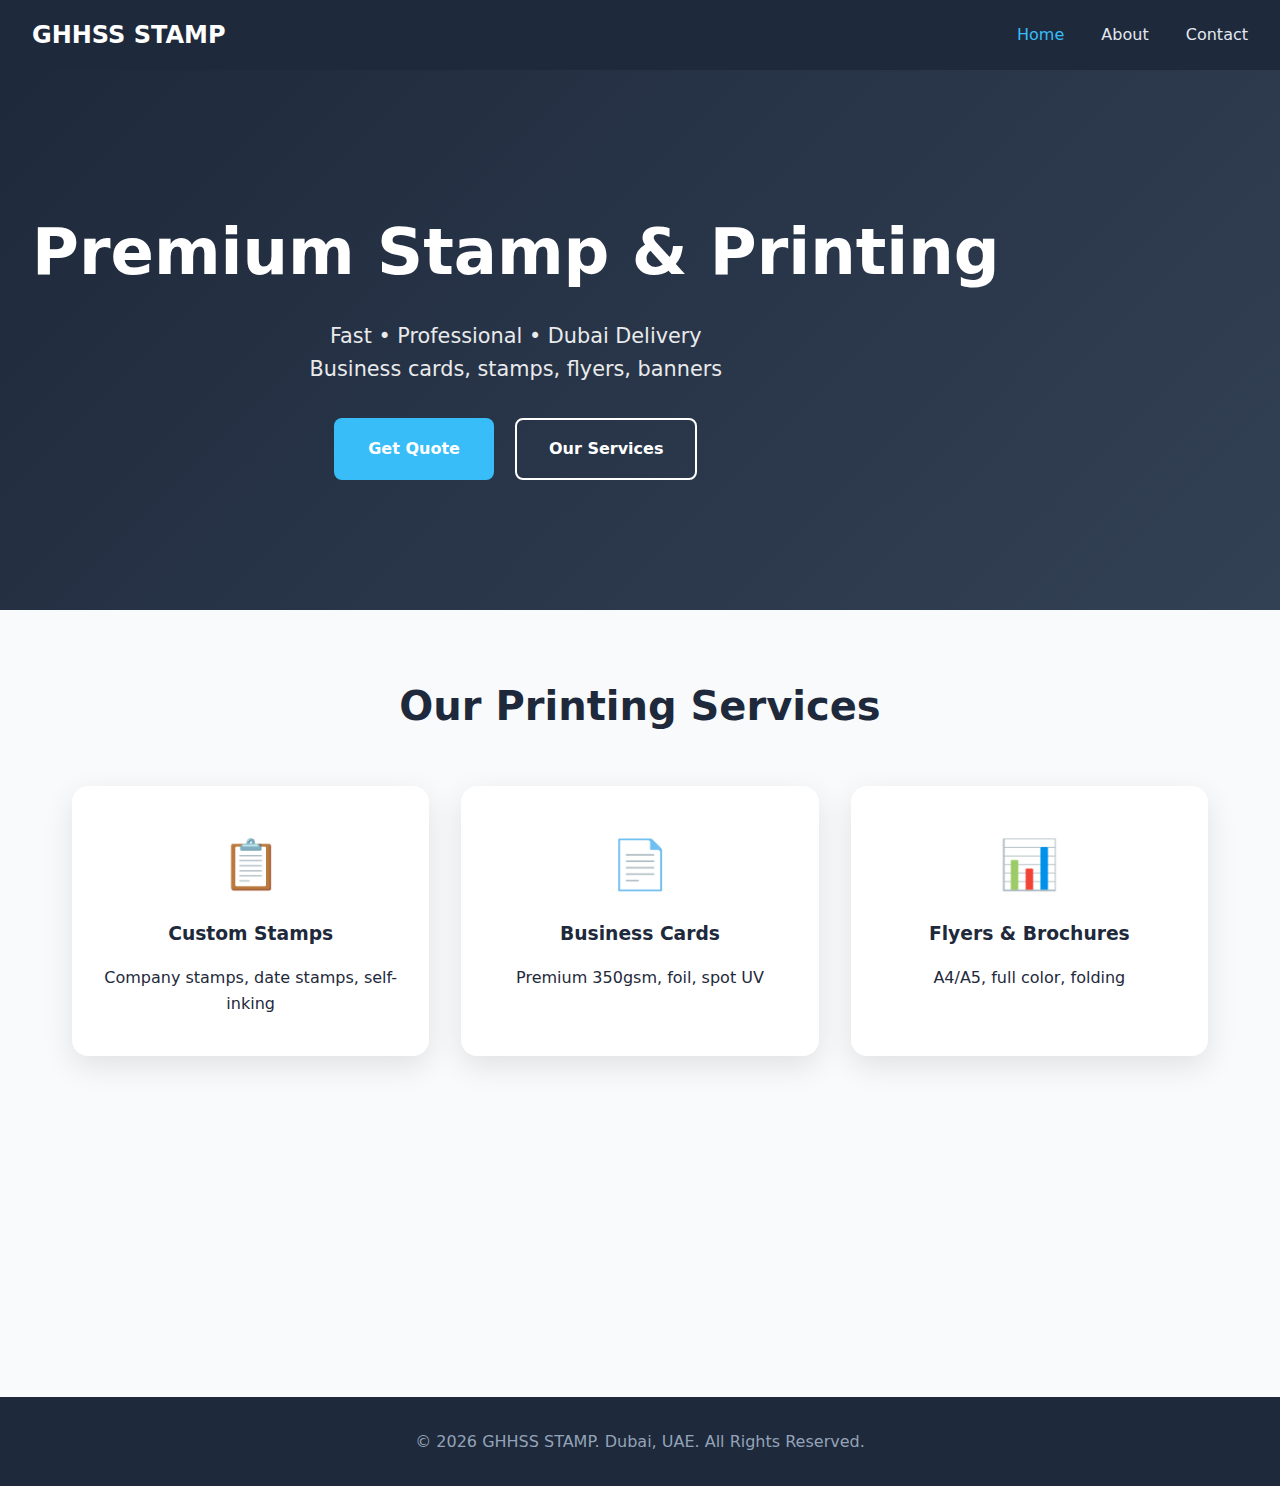
<file: ghhss stamp/index.html>
<!DOCTYPE html>
<html lang="en">
<head>
  <meta charset="UTF-8">
  <meta name="viewport" content="width=device-width, initial-scale=1.0">
  <title>GHHSS STAMP - Premium Printing Solutions</title>
  <link rel="stylesheet" href="css/style.css">
</head>
<body>
  <header>
    <h1>GHHSS STAMP</h1>
    <nav>
      <a href="index.html">Home</a>
      <a href="about.html">About</a>
      <a href="contact.html">Contact</a>
    </nav>
  </header>

  <main>
    <!-- Hero Section -->
    <section class="hero">
      <div class="hero-content">
        <h1>Premium Stamp & Printing</h1>
        <p>Fast • Professional • Dubai Delivery<br>Business cards, stamps, flyers, banners</p>
        <div class="hero-buttons">
          <a href="contact.html" class="btn btn-primary">Get Quote</a>
          <a href="#services" class="btn btn-secondary">Our Services</a>
        </div>
      </div>
    </section>

    <!-- Services -->
    <section id="services" class="services">
      <h2>Our Printing Services</h2>
      <div class="services-grid">
        <div class="service-card">
          <div class="service-icon">📋</div>
          <h3>Custom Stamps</h3>
          <p>Company stamps, date stamps, self-inking</p>
        </div>
        <div class="service-card">
          <div class="service-icon">📄</div>
          <h3>Business Cards</h3>
          <p>Premium 350gsm, foil, spot UV</p>
        </div>
        <div class="service-card">
          <div class="service-icon">📊</div>
          <h3>Flyers & Brochures</h3>
          <p>A4/A5, full color, folding</p>
        </div>
        <div class="service-card">
          <div class="service-icon">🎯</div>
          <h3>Banners</h3>
          <p>Vinyl, roll-up stands, indoor/outdoor</p>
        </div>
      </div>
    </section>
  </main>

  <footer>
    <p>© 2026 GHHSS STAMP. Dubai, UAE. All Rights Reserved.</p>
  </footer>

  <script src="js/script.js"></script>
</body>
</html>
</file>
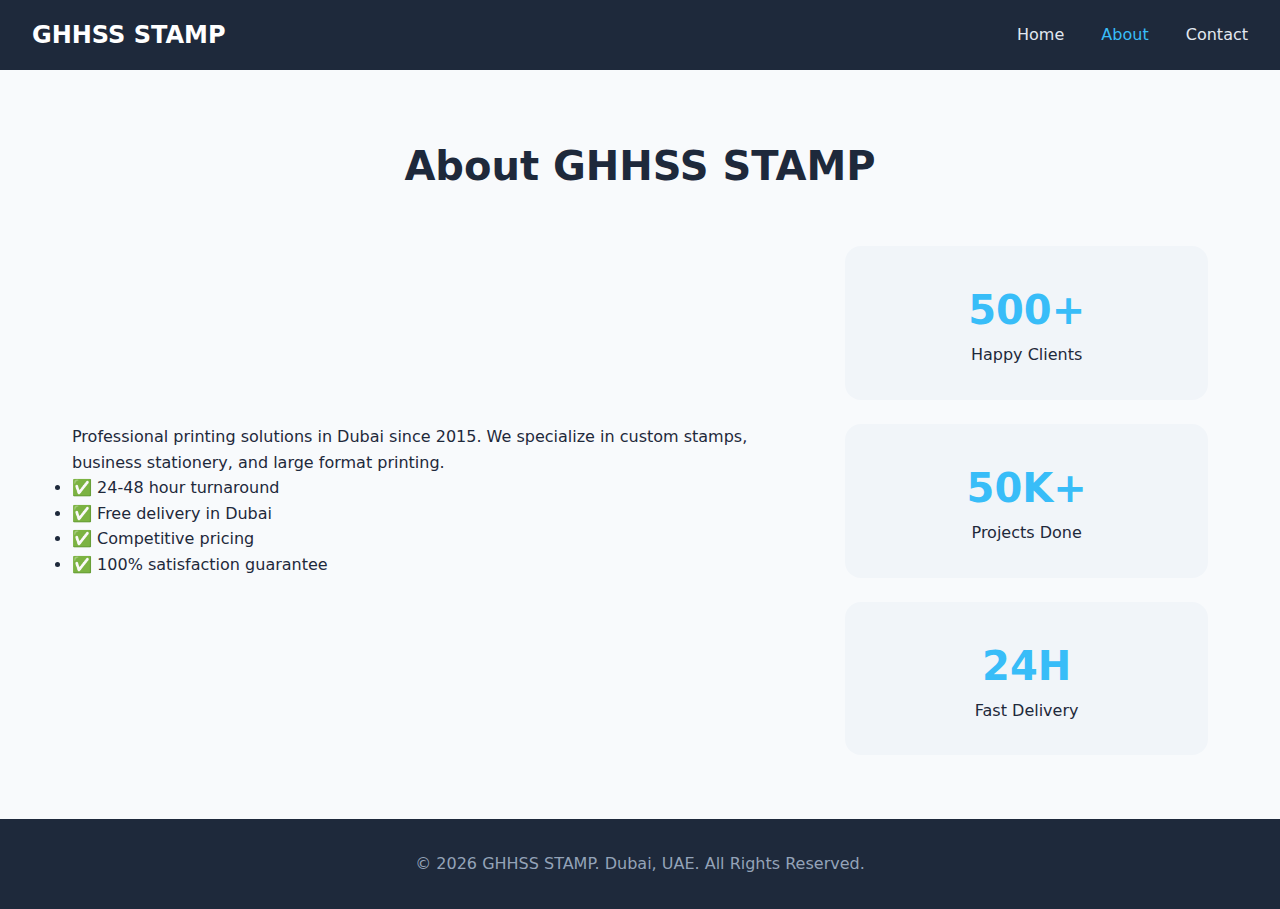
<file: ghhss stamp/about.html>
<!DOCTYPE html>
<html lang="en">
<head>
  <meta charset="UTF-8">
  <meta name="viewport" content="width=device-width, initial-scale=1.0">
  <title>About - GHHSS STAMP</title>
  <link rel="stylesheet" href="css/style.css">
</head>
<body>
  <header>
    <h1>GHHSS STAMP</h1>
    <nav>
      <a href="index.html">Home</a>
      <a href="about.html">About</a>
      <a href="contact.html">Contact</a>
    </nav>
  </header>

  <main>
    <section class="about">
      <h2>About GHHSS STAMP</h2>
      <div class="about-content">
        <div class="about-text">
          <p>Professional printing solutions in Dubai since 2015. We specialize in custom stamps, business stationery, and large format printing.</p>
          <ul>
            <li>✅ 24-48 hour turnaround</li>
            <li>✅ Free delivery in Dubai</li>
            <li>✅ Competitive pricing</li>
            <li>✅ 100% satisfaction guarantee</li>
          </ul>
        </div>
        <div class="stats-grid">
          <div class="stat">
            <span class="stat-number">500+</span>
            <div>Happy Clients</div>
          </div>
          <div class="stat">
            <span class="stat-number">50K+</span>
            <div>Projects Done</div>
          </div>
          <div class="stat">
            <span class="stat-number">24H</span>
            <div>Fast Delivery</div>
          </div>
        </div>
      </div>
    </section>
  </main>

  <footer>
    <p>© 2026 GHHSS STAMP. Dubai, UAE. All Rights Reserved.</p>
  </footer>

  <script src="js/script.js"></script>
</body>
</html>
</file>
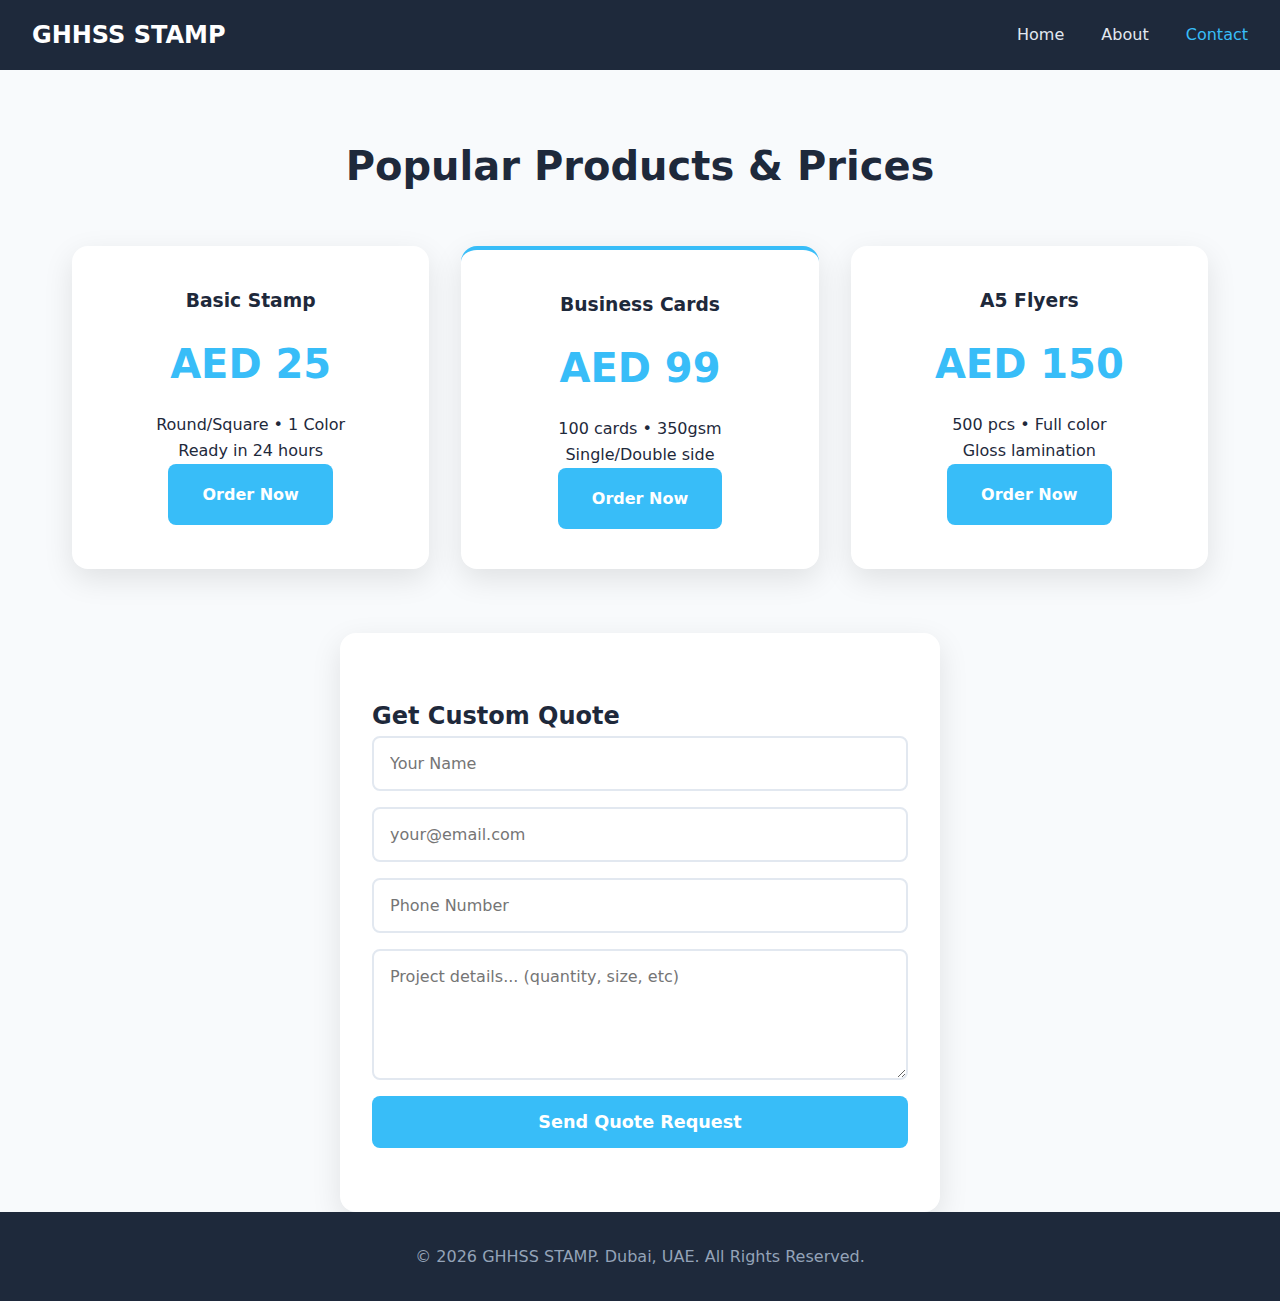
<file: ghhss stamp/contact.html>
<!DOCTYPE html>
<html lang="en">
<head>
  <meta charset="UTF-8">
  <meta name="viewport" content="width=device-width, initial-scale=1.0">
  <title>Contact - GHHSS STAMP</title>
  <link rel="stylesheet" href="css/style.css">
</head>
<body>
  <header>
    <h1>GHHSS STAMP</h1>
    <nav>
      <a href="index.html">Home</a>
      <a href="about.html">About</a>
      <a href="contact.html">Contact</a>
    </nav>
  </header>

  <main>
    <section class="pricing">
      <h2>Popular Products & Prices</h2>
      <div class="pricing-grid">
        <div class="pricing-card">
          <h3>Basic Stamp</h3>
          <div class="price">AED 25</div>
          <p>Round/Square • 1 Color<br>Ready in 24 hours</p>
          <a href="#contact-form" class="btn btn-primary">Order Now</a>
        </div>
        <div class="pricing-card featured">
          <h3>Business Cards</h3>
          <div class="price">AED 99</div>
          <p>100 cards • 350gsm<br>Single/Double side</p>
          <a href="#contact-form" class="btn btn-primary">Order Now</a>
        </div>
        <div class="pricing-card">
          <h3>A5 Flyers</h3>
          <div class="price">AED 150</div>
          <p>500 pcs • Full color<br>Gloss lamination</p>
          <a href="#contact-form" class="btn btn-primary">Order Now</a>
        </div>
      </div>
    </section>

    <section class="contact-form-section">
      <h2>Get Custom Quote</h2>
      <form id="contact-form">
        <input type="text" id="name" placeholder="Your Name" required>
        <input type="email" id="email" placeholder="your@email.com" required>
        <input type="tel" id="phone" placeholder="Phone Number">
        <textarea id="message" rows="5" placeholder="Project details... (quantity, size, etc)" required></textarea>
        <button type="submit">Send Quote Request</button>
      </form>
    </section>
  </main>

  <footer>
    <p>© 2026 GHHSS STAMP. Dubai, UAE. All Rights Reserved.</p>
  </footer>

  <script src="js/script.js"></script>
</body>
</html>
</file>
<file: ghhss stamp/css/style.css>
* {
  box-sizing: border-box;
  margin: 0;
  padding: 0;
  font-family: system-ui, -apple-system, sans-serif;
}

body {
  background: #f8fafc;
  color: #1e293b;
  line-height: 1.6;
}

/* Header */
header {
  background: #1e293b;
  color: white;
  padding: 1rem 2rem;
  display: flex;
  align-items: center;
  justify-content: space-between;
  position: sticky;
  top: 0;
  z-index: 100;
}

header h1 { font-size: 1.5rem; }
nav a {
  color: #e2e8f0;
  text-decoration: none;
  margin-left: 2rem;
  font-weight: 500;
}
nav a:hover, nav a.active { color: #38bdf8; }

/* Hero */
.hero {
  background: linear-gradient(135deg, #1e293b 0%, #334155 100%);
  color: white;
  text-align: center;
  padding: 6rem 2rem;
  min-height: 60vh;
  display: flex;
  align-items: center;
}

.hero h1 { font-size: clamp(2.5rem, 5vw, 4rem); margin-bottom: 1rem; }
.hero p { font-size: 1.3rem; margin-bottom: 2rem; opacity: 0.9; }

.btn {
  display: inline-block;
  padding: 1rem 2rem;
  margin: 0 0.5rem;
  text-decoration: none;
  border-radius: 0.5rem;
  font-weight: 600;
  transition: all 0.3s;
  border: 2px solid transparent;
}
.btn-primary { background: #38bdf8; color: white; }
.btn-primary:hover { background: #0ea5e9; transform: translateY(-2px); }
.btn-secondary { background: transparent; color: white; border-color: white; }
.btn-secondary:hover { background: white; color: #1e293b; }

/* Services */
.services, .about, .pricing {
  padding: 4rem 2rem;
  max-width: 1200px;
  margin: 0 auto;
}
.services h2, .about h2, .pricing h2 { text-align: center; font-size: 2.5rem; margin-bottom: 3rem; }

.services-grid, .pricing-grid {
  display: grid;
  grid-template-columns: repeat(auto-fit, minmax(280px, 1fr));
  gap: 2rem;
}

.service-card, .pricing-card {
  background: white;
  padding: 2.5rem 2rem;
  border-radius: 1rem;
  text-align: center;
  box-shadow: 0 10px 30px rgba(0,0,0,0.1);
  transition: all 0.3s;
}
.service-card:hover, .pricing-card:hover {
  transform: translateY(-10px);
  box-shadow: 0 20px 40px rgba(0,0,0,0.15);
}

.service-icon { font-size: 3rem; margin-bottom: 1rem; }
.service-card h3, .pricing-card h3 { color: #1e293b; margin-bottom: 1rem; }
.price { font-size: 2.5rem; color: #38bdf8; font-weight: 700; margin: 1rem 0; }
.pricing-card.featured { border-top: 4px solid #38bdf8; }

/* About */
.about-content {
  display: grid;
  grid-template-columns: 2fr 1fr;
  gap: 3rem;
  align-items: center;
}
.stats-grid {
  display: grid;
  gap: 1.5rem;
}
.stat {
  background: #f1f5f9;
  padding: 2rem;
  border-radius: 1rem;
  text-align: center;
}
.stat-number { font-size: 2.5rem; color: #38bdf8; font-weight: 700; display: block; }

/* Contact Form */
.contact-form-section {
  background: white;
  padding: 4rem 2rem;
  margin: 0 2rem;
  border-radius: 1rem;
  box-shadow: 0 10px 30px rgba(0,0,0,0.1);
  max-width: 600px;
  margin-left: auto;
  margin-right: auto;
}

#contact-form {
  display: flex;
  flex-direction: column;
  gap: 1rem;
}
#contact-form input, #contact-form textarea {
  padding: 1rem;
  border: 2px solid #e2e8f0;
  border-radius: 0.5rem;
  font-size: 1rem;
}
#contact-form button {
  background: #38bdf8;
  color: white;
  padding: 1rem;
  border: none;
  border-radius: 0.5rem;
  font-size: 1.1rem;
  font-weight: 600;
  cursor: pointer;
}
#contact-form button:hover { background: #0ea5e9; }

/* Footer */
footer {
  background: #1e293b;
  color: #94a3b8;
  text-align: center;
  padding: 2rem;
}

/* Mobile */
@media (max-width: 768px) {
  header { flex-direction: column; gap: 1rem; }
  nav { order: -1; }
  nav a { margin: 0 1rem; }
  .about-content { grid-template-columns: 1fr; }
}
</file>
